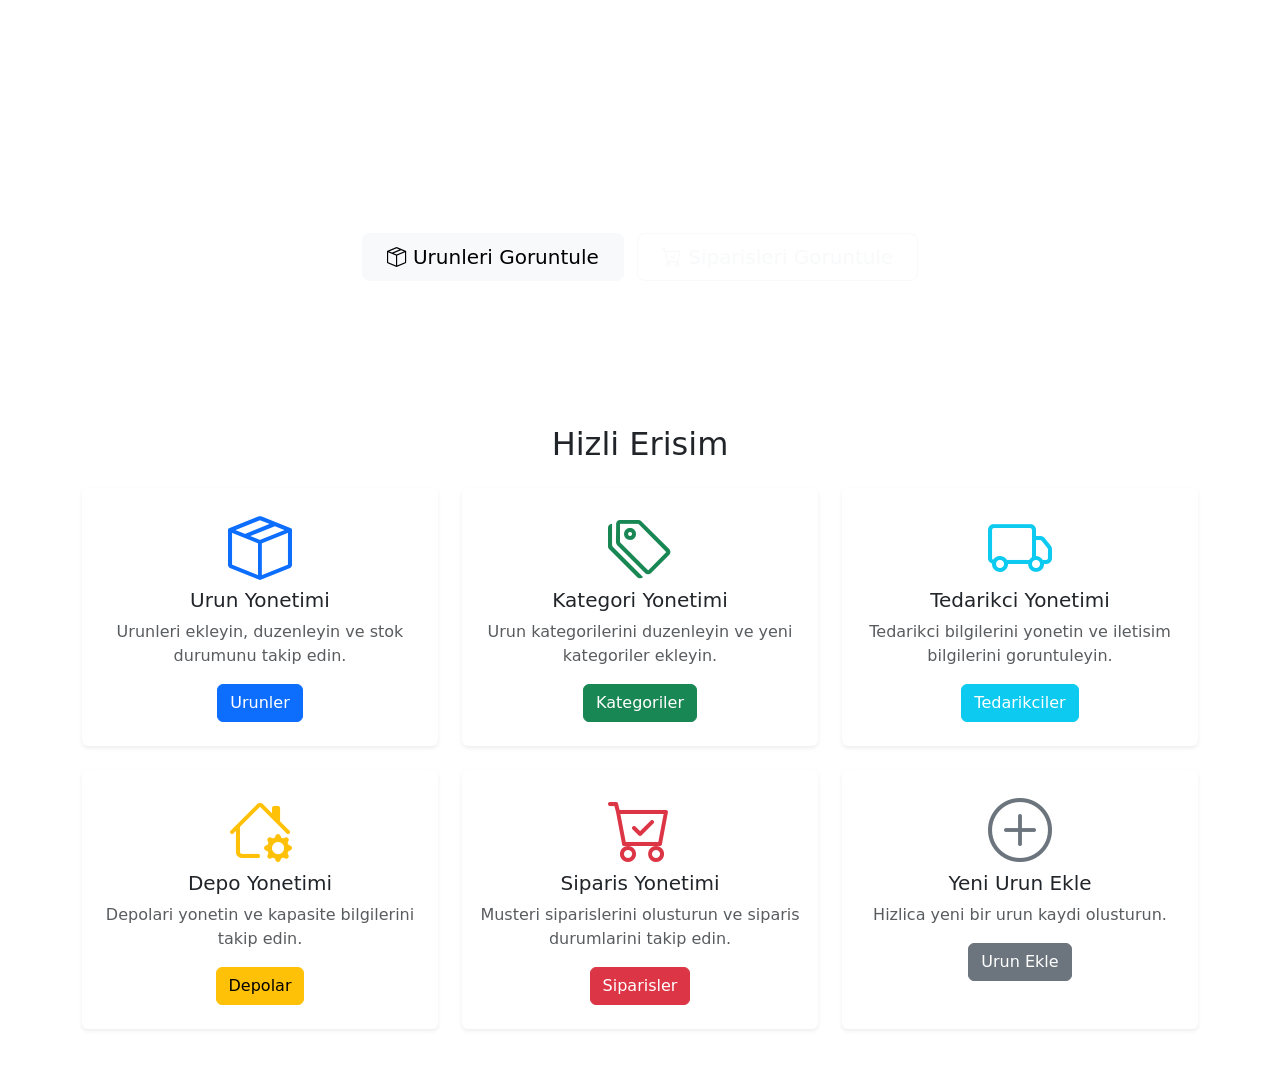
<file: src/main/resources/templates/index.html>
<!DOCTYPE html>
<html xmlns:th="http://www.thymeleaf.org">
<head>
    <meta charset="UTF-8"/>
    <meta name="viewport" content="width=device-width, initial-scale=1.0"/>
    <meta name="description" content="Yapi Market Stok ve Siparis Takip Sistemi - Internet Programlama Final Projesi"/>
    <title>Yapi Market - Ana Sayfa</title>
    <link href="https://cdn.jsdelivr.net/npm/bootstrap@5.3.2/dist/css/bootstrap.min.css" rel="stylesheet"/>
    <link href="https://cdn.jsdelivr.net/npm/bootstrap-icons@1.11.3/font/bootstrap-icons.min.css" rel="stylesheet"/>
    <link th:href="@{/css/style.css}" rel="stylesheet"/>
</head>
<body class="d-flex flex-column min-vh-100">

<nav th:replace="~{fragments/layout :: navbar}"></nav>

<main class="flex-grow-1">
    <!-- Hero Section -->
    <div class="hero-section text-center text-white py-5">
        <div class="container py-5">
            <h1 class="display-4 fw-bold mb-3">
                <i class="bi bi-building"></i> Yapi Market Stok Sistemi
            </h1>
            <p class="lead mb-4">
                Yapi market urunlerinizi, stok durumunuzu, tedarikcilerinizi ve
                siparislerinizi kolayca yonetin.
            </p>
            <a th:href="@{/products}" class="btn btn-light btn-lg px-4 me-2">
                <i class="bi bi-box-seam"></i> Urunleri Goruntule
            </a>
            <a th:href="@{/orders}" class="btn btn-outline-light btn-lg px-4">
                <i class="bi bi-cart-check"></i> Siparisleri Goruntule
            </a>
        </div>
    </div>

    <!-- Dashboard Cards -->
    <div class="container py-5">
        <h2 class="text-center mb-4">Hizli Erisim</h2>
        <div class="row g-4">
            <div class="col-md-4 col-sm-6">
                <div class="card dashboard-card h-100 text-center border-0 shadow-sm">
                    <div class="card-body py-4">
                        <i class="bi bi-box-seam display-3 text-primary mb-3"></i>
                        <h5 class="card-title">Urun Yonetimi</h5>
                        <p class="card-text text-muted">Urunleri ekleyin, duzenleyin ve stok durumunu takip edin.</p>
                        <a th:href="@{/products}" class="btn btn-primary">Urunler</a>
                    </div>
                </div>
            </div>
            <div class="col-md-4 col-sm-6">
                <div class="card dashboard-card h-100 text-center border-0 shadow-sm">
                    <div class="card-body py-4">
                        <i class="bi bi-tags display-3 text-success mb-3"></i>
                        <h5 class="card-title">Kategori Yonetimi</h5>
                        <p class="card-text text-muted">Urun kategorilerini duzenleyin ve yeni kategoriler ekleyin.</p>
                        <a th:href="@{/categories}" class="btn btn-success">Kategoriler</a>
                    </div>
                </div>
            </div>
            <div class="col-md-4 col-sm-6">
                <div class="card dashboard-card h-100 text-center border-0 shadow-sm">
                    <div class="card-body py-4">
                        <i class="bi bi-truck display-3 text-info mb-3"></i>
                        <h5 class="card-title">Tedarikci Yonetimi</h5>
                        <p class="card-text text-muted">Tedarikci bilgilerini yonetin ve iletisim bilgilerini goruntuleyin.</p>
                        <a th:href="@{/suppliers}" class="btn btn-info text-white">Tedarikciler</a>
                    </div>
                </div>
            </div>
            <div class="col-md-4 col-sm-6">
                <div class="card dashboard-card h-100 text-center border-0 shadow-sm">
                    <div class="card-body py-4">
                        <i class="bi bi-house-gear display-3 text-warning mb-3"></i>
                        <h5 class="card-title">Depo Yonetimi</h5>
                        <p class="card-text text-muted">Depolari yonetin ve kapasite bilgilerini takip edin.</p>
                        <a th:href="@{/warehouses}" class="btn btn-warning">Depolar</a>
                    </div>
                </div>
            </div>
            <div class="col-md-4 col-sm-6">
                <div class="card dashboard-card h-100 text-center border-0 shadow-sm">
                    <div class="card-body py-4">
                        <i class="bi bi-cart-check display-3 text-danger mb-3"></i>
                        <h5 class="card-title">Siparis Yonetimi</h5>
                        <p class="card-text text-muted">Musteri siparislerini olusturun ve siparis durumlarini takip edin.</p>
                        <a th:href="@{/orders}" class="btn btn-danger">Siparisler</a>
                    </div>
                </div>
            </div>
            <div class="col-md-4 col-sm-6">
                <div class="card dashboard-card h-100 text-center border-0 shadow-sm">
                    <div class="card-body py-4">
                        <i class="bi bi-plus-circle display-3 text-secondary mb-3"></i>
                        <h5 class="card-title">Yeni Urun Ekle</h5>
                        <p class="card-text text-muted">Hizlica yeni bir urun kaydi olusturun.</p>
                        <a th:href="@{/products/new}" class="btn btn-secondary">Urun Ekle</a>
                    </div>
                </div>
            </div>
        </div>
    </div>
</main>

<footer th:replace="~{fragments/layout :: footer}"></footer>

<script src="https://cdn.jsdelivr.net/npm/bootstrap@5.3.2/dist/js/bootstrap.bundle.min.js"></script>
</body>
</html>
</file>
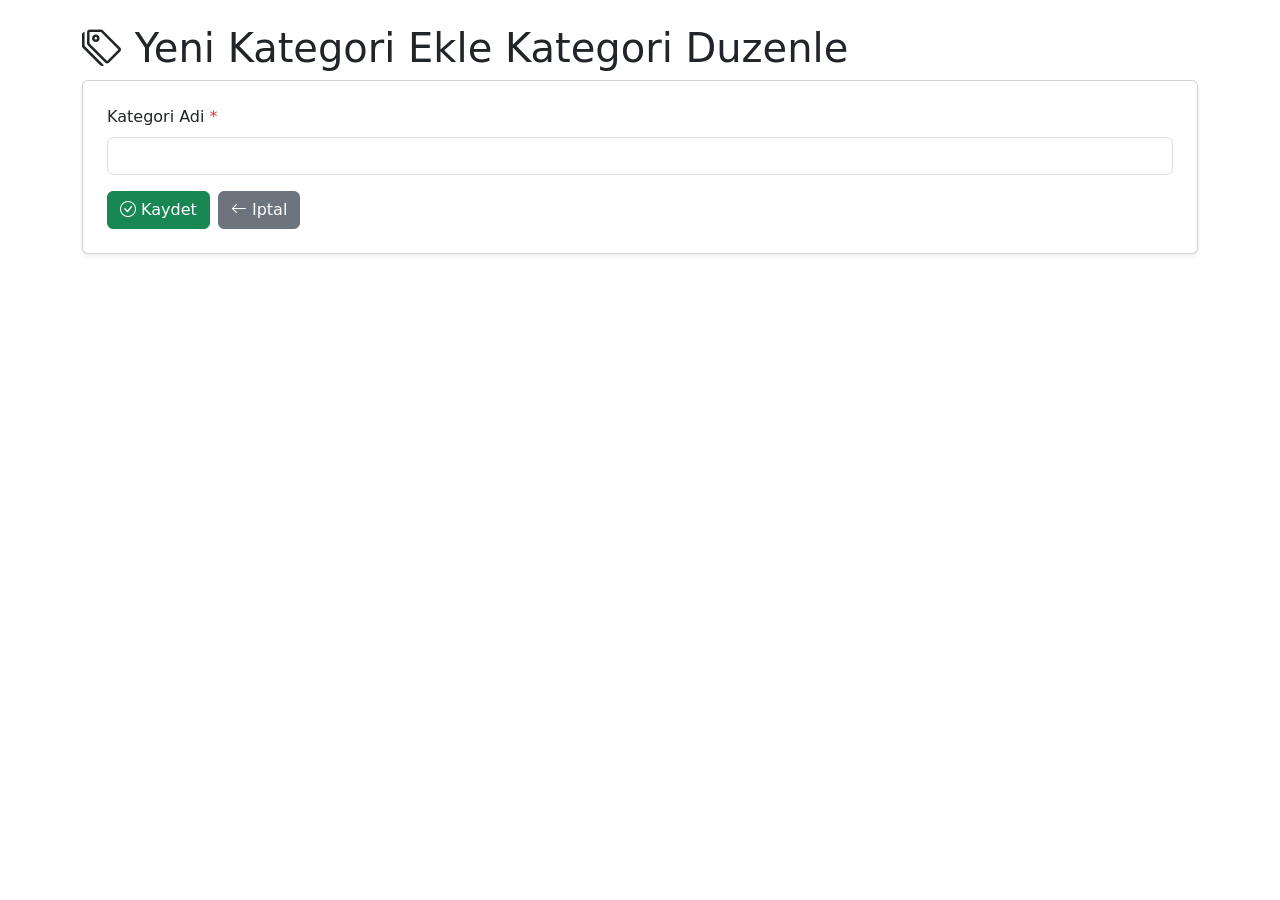
<file: src/main/resources/templates/category/category-form.html>
<!DOCTYPE html>
<html xmlns:th="http://www.thymeleaf.org">
<head>
    <meta charset="UTF-8"/>
    <meta name="viewport" content="width=device-width, initial-scale=1.0"/>
    <title>Kategori Formu - Yapi Market</title>
    <link href="https://cdn.jsdelivr.net/npm/bootstrap@5.3.2/dist/css/bootstrap.min.css" rel="stylesheet"/>
    <link href="https://cdn.jsdelivr.net/npm/bootstrap-icons@1.11.3/font/bootstrap-icons.min.css" rel="stylesheet"/>
    <link th:href="@{/css/style.css}" rel="stylesheet"/>
</head>
<body class="d-flex flex-column min-vh-100">

<nav th:replace="~{fragments/layout :: navbar}"></nav>

<main class="flex-grow-1">
    <div class="container py-4">
        <div class="page-header">
            <h1>
                <i class="bi bi-tags"></i>
                <span th:if="${category.id == null}">Yeni Kategori Ekle</span>
                <span th:unless="${category.id == null}">Kategori Duzenle</span>
            </h1>
        </div>

        <div class="form-container">
            <div class="card shadow-sm">
                <div class="card-body p-4">
                    <form th:action="@{/categories/save}" th:object="${category}" method="post">
                        <input type="hidden" th:field="*{id}"/>

                        <div class="mb-3">
                            <label for="name" class="form-label">Kategori Adi <span class="text-danger">*</span></label>
                            <input type="text" class="form-control" id="name" th:field="*{name}"
                                   th:classappend="${#fields.hasErrors('name')} ? 'is-invalid' : ''"/>
                            <div class="invalid-feedback" th:if="${#fields.hasErrors('name')}" th:errors="*{name}"></div>
                        </div>

                        <div class="d-flex gap-2">
                            <button type="submit" class="btn btn-success">
                                <i class="bi bi-check-circle"></i> Kaydet
                            </button>
                            <a th:href="@{/categories}" class="btn btn-secondary">
                                <i class="bi bi-arrow-left"></i> Iptal
                            </a>
                        </div>
                    </form>
                </div>
            </div>
        </div>
    </div>
</main>

<footer th:replace="~{fragments/layout :: footer}"></footer>

<script src="https://cdn.jsdelivr.net/npm/bootstrap@5.3.2/dist/js/bootstrap.bundle.min.js"></script>
</body>
</html>
</file>
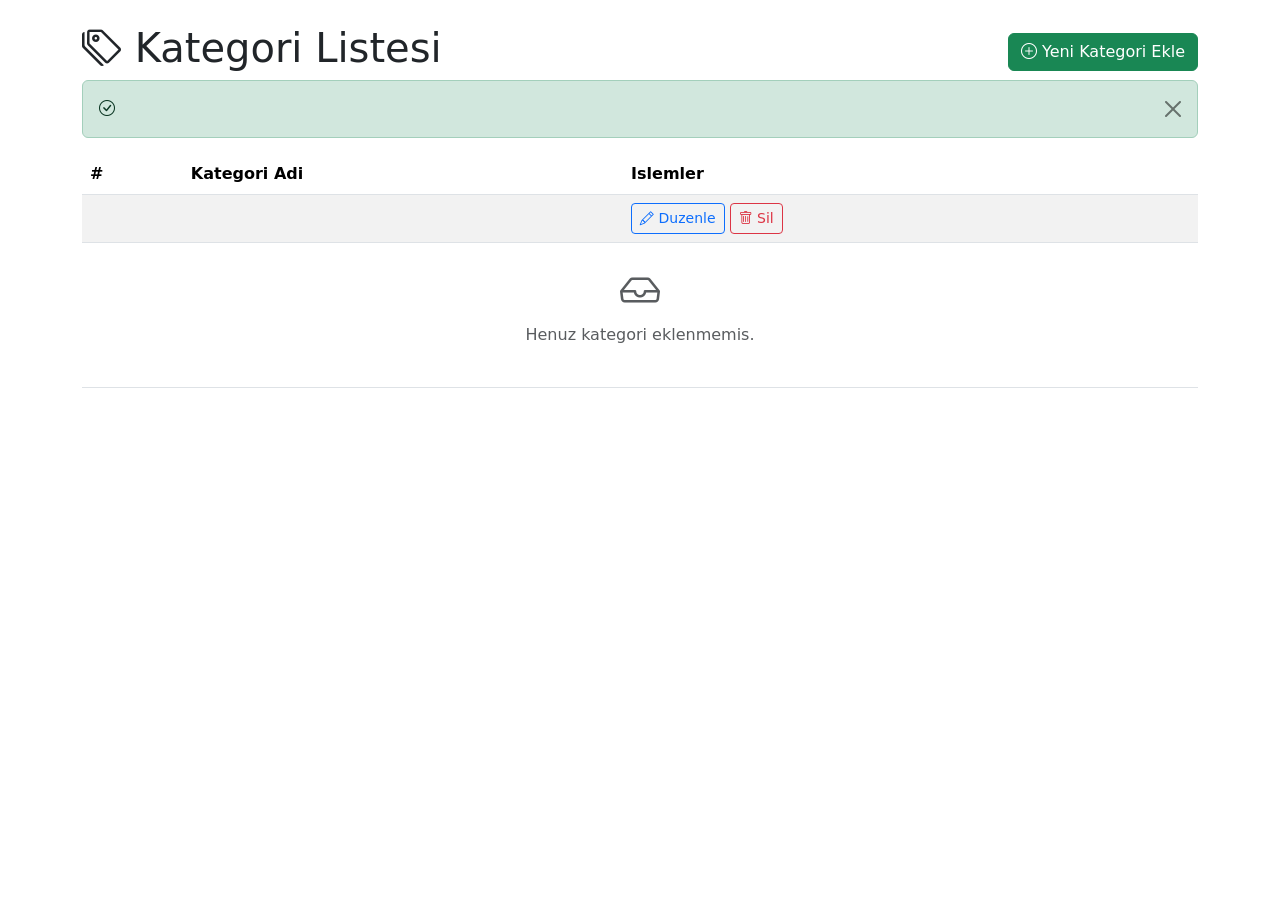
<file: src/main/resources/templates/category/category-list.html>
<!DOCTYPE html>
<html xmlns:th="http://www.thymeleaf.org">
<head>
    <meta charset="UTF-8"/>
    <meta name="viewport" content="width=device-width, initial-scale=1.0"/>
    <title>Kategori Listesi - Yapi Market</title>
    <link href="https://cdn.jsdelivr.net/npm/bootstrap@5.3.2/dist/css/bootstrap.min.css" rel="stylesheet"/>
    <link href="https://cdn.jsdelivr.net/npm/bootstrap-icons@1.11.3/font/bootstrap-icons.min.css" rel="stylesheet"/>
    <link th:href="@{/css/style.css}" rel="stylesheet"/>
</head>
<body class="d-flex flex-column min-vh-100">

<nav th:replace="~{fragments/layout :: navbar}"></nav>

<main class="flex-grow-1">
    <div class="container py-4">
        <div class="d-flex justify-content-between align-items-center page-header">
            <h1><i class="bi bi-tags"></i> Kategori Listesi</h1>
            <a th:href="@{/categories/new}" class="btn btn-success">
                <i class="bi bi-plus-circle"></i> Yeni Kategori Ekle
            </a>
        </div>

        <div th:if="${message}" class="alert alert-success alert-dismissible fade show flash-message" role="alert">
            <i class="bi bi-check-circle"></i> <span th:text="${message}"></span>
            <button type="button" class="btn-close" data-bs-dismiss="alert"></button>
        </div>

        <div class="table-responsive">
            <table class="table table-striped table-hover align-middle">
                <thead>
                <tr>
                    <th>#</th>
                    <th>Kategori Adi</th>
                    <th>Islemler</th>
                </tr>
                </thead>
                <tbody>
                <tr th:each="category : ${categories}">
                    <td th:text="${category.id}"></td>
                    <td th:text="${category.name}"></td>
                    <td>
                        <a th:href="@{/categories/edit/{id}(id=${category.id})}" class="btn btn-sm btn-outline-primary btn-action">
                            <i class="bi bi-pencil"></i> Duzenle
                        </a>
                        <a th:href="@{/categories/delete/{id}(id=${category.id})}" class="btn btn-sm btn-outline-danger btn-action"
                           onclick="return confirm('Bu kategoriyi silmek istediginizden emin misiniz?');">
                            <i class="bi bi-trash"></i> Sil
                        </a>
                    </td>
                </tr>
                <tr th:if="${#lists.isEmpty(categories)}">
                    <td colspan="3" class="text-center text-muted py-4">
                        <i class="bi bi-inbox display-6"></i>
                        <p class="mt-2">Henuz kategori eklenmemis.</p>
                    </td>
                </tr>
                </tbody>
            </table>
        </div>
    </div>
</main>

<footer th:replace="~{fragments/layout :: footer}"></footer>

<script src="https://cdn.jsdelivr.net/npm/bootstrap@5.3.2/dist/js/bootstrap.bundle.min.js"></script>
</body>
</html>
</file>
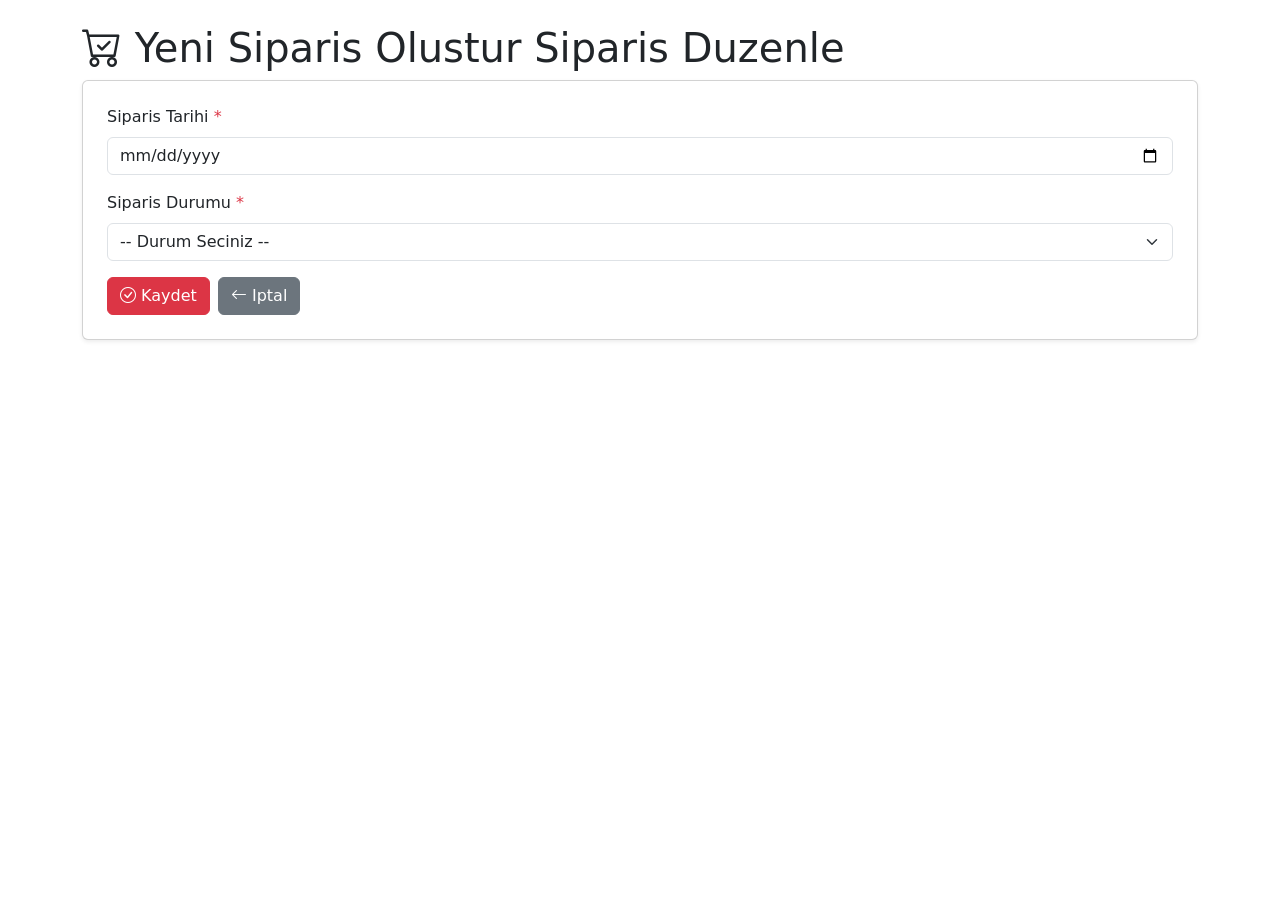
<file: src/main/resources/templates/order/order-form.html>
<!DOCTYPE html>
<html xmlns:th="http://www.thymeleaf.org">
<head>
    <meta charset="UTF-8"/>
    <meta name="viewport" content="width=device-width, initial-scale=1.0"/>
    <title>Siparis Formu - Yapi Market</title>
    <link href="https://cdn.jsdelivr.net/npm/bootstrap@5.3.2/dist/css/bootstrap.min.css" rel="stylesheet"/>
    <link href="https://cdn.jsdelivr.net/npm/bootstrap-icons@1.11.3/font/bootstrap-icons.min.css" rel="stylesheet"/>
    <link th:href="@{/css/style.css}" rel="stylesheet"/>
</head>
<body class="d-flex flex-column min-vh-100">

<nav th:replace="~{fragments/layout :: navbar}"></nav>

<main class="flex-grow-1">
    <div class="container py-4">
        <div class="page-header">
            <h1>
                <i class="bi bi-cart-check"></i>
                <span th:if="${customerOrder.id == null}">Yeni Siparis Olustur</span>
                <span th:unless="${customerOrder.id == null}">Siparis Duzenle</span>
            </h1>
        </div>

        <div class="form-container">
            <div class="card shadow-sm">
                <div class="card-body p-4">
                    <form th:action="@{/orders/save}" th:object="${customerOrder}" method="post">
                        <input type="hidden" th:field="*{id}"/>
                        <input type="hidden" th:field="*{totalAmount}"/>

                        <div class="mb-3">
                            <label for="orderDate" class="form-label">Siparis Tarihi <span class="text-danger">*</span></label>
                            <input type="date" class="form-control" id="orderDate" th:field="*{orderDate}"/>
                        </div>

                        <div class="mb-3">
                            <label for="status" class="form-label">Siparis Durumu <span class="text-danger">*</span></label>
                            <select class="form-select" id="status" th:field="*{status}"
                                    th:classappend="${#fields.hasErrors('status')} ? 'is-invalid' : ''">
                                <option value="">-- Durum Seciniz --</option>
                                <option value="Beklemede">Beklemede</option>
                                <option value="Hazirlaniyor">Hazirlaniyor</option>
                                <option value="Tamamlandi">Tamamlandi</option>
                                <option value="Iptal">Iptal</option>
                            </select>
                            <div class="invalid-feedback" th:if="${#fields.hasErrors('status')}" th:errors="*{status}"></div>
                        </div>

                        <div class="d-flex gap-2">
                            <button type="submit" class="btn btn-danger">
                                <i class="bi bi-check-circle"></i> Kaydet
                            </button>
                            <a th:href="@{/orders}" class="btn btn-secondary">
                                <i class="bi bi-arrow-left"></i> Iptal
                            </a>
                        </div>
                    </form>
                </div>
            </div>
        </div>
    </div>
</main>

<footer th:replace="~{fragments/layout :: footer}"></footer>

<script src="https://cdn.jsdelivr.net/npm/bootstrap@5.3.2/dist/js/bootstrap.bundle.min.js"></script>
</body>
</html>
</file>
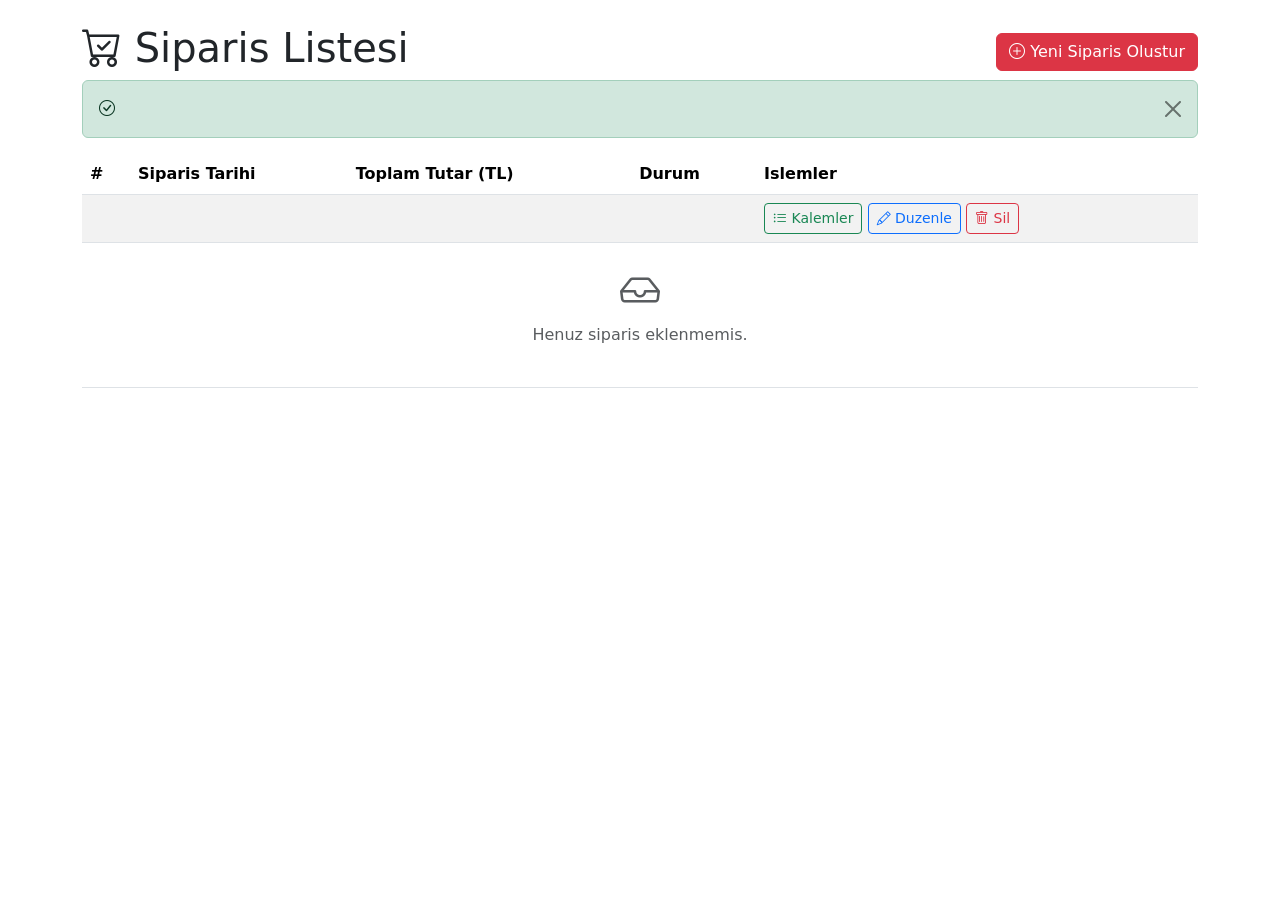
<file: src/main/resources/templates/order/order-list.html>
<!DOCTYPE html>
<html xmlns:th="http://www.thymeleaf.org">
<head>
    <meta charset="UTF-8"/>
    <meta name="viewport" content="width=device-width, initial-scale=1.0"/>
    <title>Siparis Listesi - Yapi Market</title>
    <link href="https://cdn.jsdelivr.net/npm/bootstrap@5.3.2/dist/css/bootstrap.min.css" rel="stylesheet"/>
    <link href="https://cdn.jsdelivr.net/npm/bootstrap-icons@1.11.3/font/bootstrap-icons.min.css" rel="stylesheet"/>
    <link th:href="@{/css/style.css}" rel="stylesheet"/>
</head>
<body class="d-flex flex-column min-vh-100">

<nav th:replace="~{fragments/layout :: navbar}"></nav>

<main class="flex-grow-1">
    <div class="container py-4">
        <div class="d-flex justify-content-between align-items-center page-header">
            <h1><i class="bi bi-cart-check"></i> Siparis Listesi</h1>
            <a th:href="@{/orders/new}" class="btn btn-danger">
                <i class="bi bi-plus-circle"></i> Yeni Siparis Olustur
            </a>
        </div>

        <div th:if="${message}" class="alert alert-success alert-dismissible fade show flash-message" role="alert">
            <i class="bi bi-check-circle"></i> <span th:text="${message}"></span>
            <button type="button" class="btn-close" data-bs-dismiss="alert"></button>
        </div>

        <div class="table-responsive">
            <table class="table table-striped table-hover align-middle">
                <thead>
                <tr>
                    <th>#</th>
                    <th>Siparis Tarihi</th>
                    <th>Toplam Tutar (TL)</th>
                    <th>Durum</th>
                    <th>Islemler</th>
                </tr>
                </thead>
                <tbody>
                <tr th:each="order : ${orders}">
                    <td th:text="${order.id}"></td>
                    <td th:text="${order.orderDate}"></td>
                    <td th:text="${#numbers.formatDecimal(order.totalAmount, 1, 2)}"></td>
                    <td>
                        <span class="badge badge-status-beklemede" th:if="${order.status == 'Beklemede'}" th:text="${order.status}"></span>
                        <span class="badge badge-status-hazirlaniyor" th:if="${order.status == 'Hazirlaniyor'}" th:text="${order.status}"></span>
                        <span class="badge badge-status-tamamlandi" th:if="${order.status == 'Tamamlandi'}" th:text="${order.status}"></span>
                        <span class="badge badge-status-iptal" th:if="${order.status == 'Iptal'}" th:text="${order.status}"></span>
                        <span class="badge bg-secondary"
                              th:unless="${order.status == 'Beklemede' or order.status == 'Hazirlaniyor' or order.status == 'Tamamlandi' or order.status == 'Iptal'}"
                              th:text="${order.status}"></span>
                    </td>
                    <td>
                        <a th:href="@{/order-items/order/{id}(id=${order.id})}" class="btn btn-sm btn-outline-success btn-action">
                            <i class="bi bi-list-ul"></i> Kalemler
                        </a>
                        <a th:href="@{/orders/edit/{id}(id=${order.id})}" class="btn btn-sm btn-outline-primary btn-action">
                            <i class="bi bi-pencil"></i> Duzenle
                        </a>
                        <a th:href="@{/orders/delete/{id}(id=${order.id})}" class="btn btn-sm btn-outline-danger btn-action"
                           onclick="return confirm('Bu siparisi silmek istediginizden emin misiniz?');">
                            <i class="bi bi-trash"></i> Sil
                        </a>
                    </td>
                </tr>
                <tr th:if="${#lists.isEmpty(orders)}">
                    <td colspan="5" class="text-center text-muted py-4">
                        <i class="bi bi-inbox display-6"></i>
                        <p class="mt-2">Henuz siparis eklenmemis.</p>
                    </td>
                </tr>
                </tbody>
            </table>
        </div>
    </div>
</main>

<footer th:replace="~{fragments/layout :: footer}"></footer>

<script src="https://cdn.jsdelivr.net/npm/bootstrap@5.3.2/dist/js/bootstrap.bundle.min.js"></script>
</body>
</html>
</file>
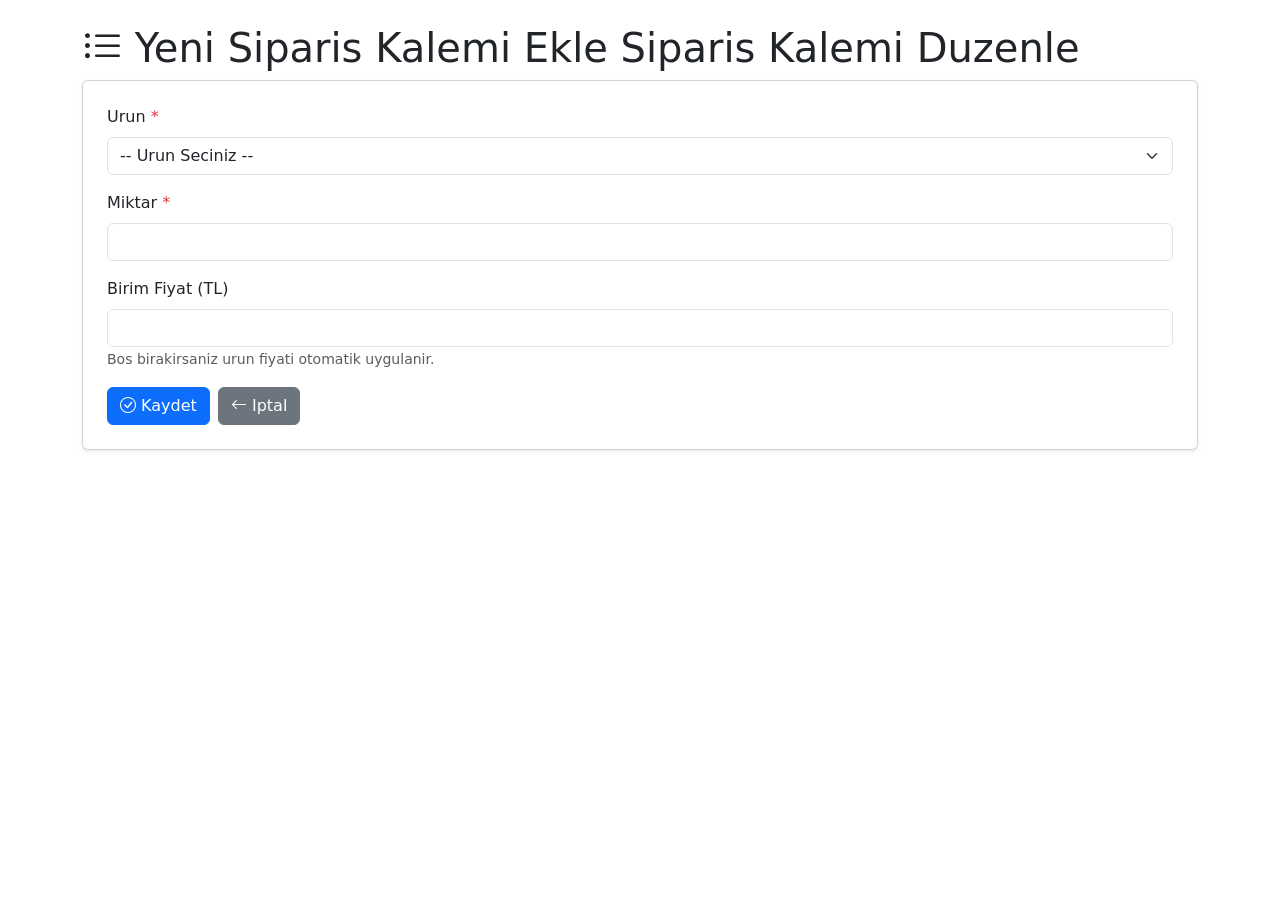
<file: src/main/resources/templates/orderitem/orderitem-form.html>
<!DOCTYPE html>
<html xmlns:th="http://www.thymeleaf.org">
<head>
    <meta charset="UTF-8"/>
    <meta name="viewport" content="width=device-width, initial-scale=1.0"/>
    <title>Siparis Kalemi Formu - Yapi Market</title>
    <link href="https://cdn.jsdelivr.net/npm/bootstrap@5.3.2/dist/css/bootstrap.min.css" rel="stylesheet"/>
    <link href="https://cdn.jsdelivr.net/npm/bootstrap-icons@1.11.3/font/bootstrap-icons.min.css" rel="stylesheet"/>
    <link th:href="@{/css/style.css}" rel="stylesheet"/>
</head>
<body class="d-flex flex-column min-vh-100">

<nav th:replace="~{fragments/layout :: navbar}"></nav>

<main class="flex-grow-1">
    <div class="container py-4">
        <div class="page-header">
            <h1>
                <i class="bi bi-list-ul"></i>
                <span th:if="${orderItem.id == null}">Yeni Siparis Kalemi Ekle</span>
                <span th:unless="${orderItem.id == null}">Siparis Kalemi Duzenle</span>
            </h1>
        </div>

        <div class="form-container">
            <div class="card shadow-sm">
                <div class="card-body p-4">
                    <form th:action="@{/order-items/save}" th:object="${orderItem}" method="post">
                        <input type="hidden" th:field="*{id}"/>
                        <input type="hidden" name="orderId" th:value="${orderId}"/>

                        <!-- Product Dropdown -->
                        <div class="mb-3">
                            <label for="product" class="form-label">Urun <span class="text-danger">*</span></label>
                            <select class="form-select" id="product" th:field="*{product}"
                                    th:classappend="${#fields.hasErrors('product')} ? 'is-invalid' : ''">
                                <option value="">-- Urun Seciniz --</option>
                                <option th:each="p : ${products}" th:value="${p.id}"
                                        th:text="${p.name + ' (' + #numbers.formatDecimal(p.price, 1, 2) + ' TL)'}"></option>
                            </select>
                            <div class="invalid-feedback" th:if="${#fields.hasErrors('product')}" th:errors="*{product}"></div>
                        </div>

                        <!-- Quantity -->
                        <div class="mb-3">
                            <label for="quantity" class="form-label">Miktar <span class="text-danger">*</span></label>
                            <input type="number" min="1" class="form-control" id="quantity" th:field="*{quantity}"
                                   th:classappend="${#fields.hasErrors('quantity')} ? 'is-invalid' : ''"/>
                            <div class="invalid-feedback" th:if="${#fields.hasErrors('quantity')}" th:errors="*{quantity}"></div>
                        </div>

                        <!-- Unit Price -->
                        <div class="mb-3">
                            <label for="unitPrice" class="form-label">Birim Fiyat (TL)</label>
                            <input type="number" step="0.01" min="0" class="form-control" id="unitPrice" th:field="*{unitPrice}"/>
                            <small class="form-text text-muted">Bos birakirsaniz urun fiyati otomatik uygulanir.</small>
                        </div>

                        <div class="d-flex gap-2">
                            <button type="submit" class="btn btn-primary">
                                <i class="bi bi-check-circle"></i> Kaydet
                            </button>
                            <a th:href="@{/order-items/order/{orderId}(orderId=${orderId})}" class="btn btn-secondary">
                                <i class="bi bi-arrow-left"></i> Iptal
                            </a>
                        </div>
                    </form>
                </div>
            </div>
        </div>
    </div>
</main>

<footer th:replace="~{fragments/layout :: footer}"></footer>

<script src="https://cdn.jsdelivr.net/npm/bootstrap@5.3.2/dist/js/bootstrap.bundle.min.js"></script>
</body>
</html>
</file>
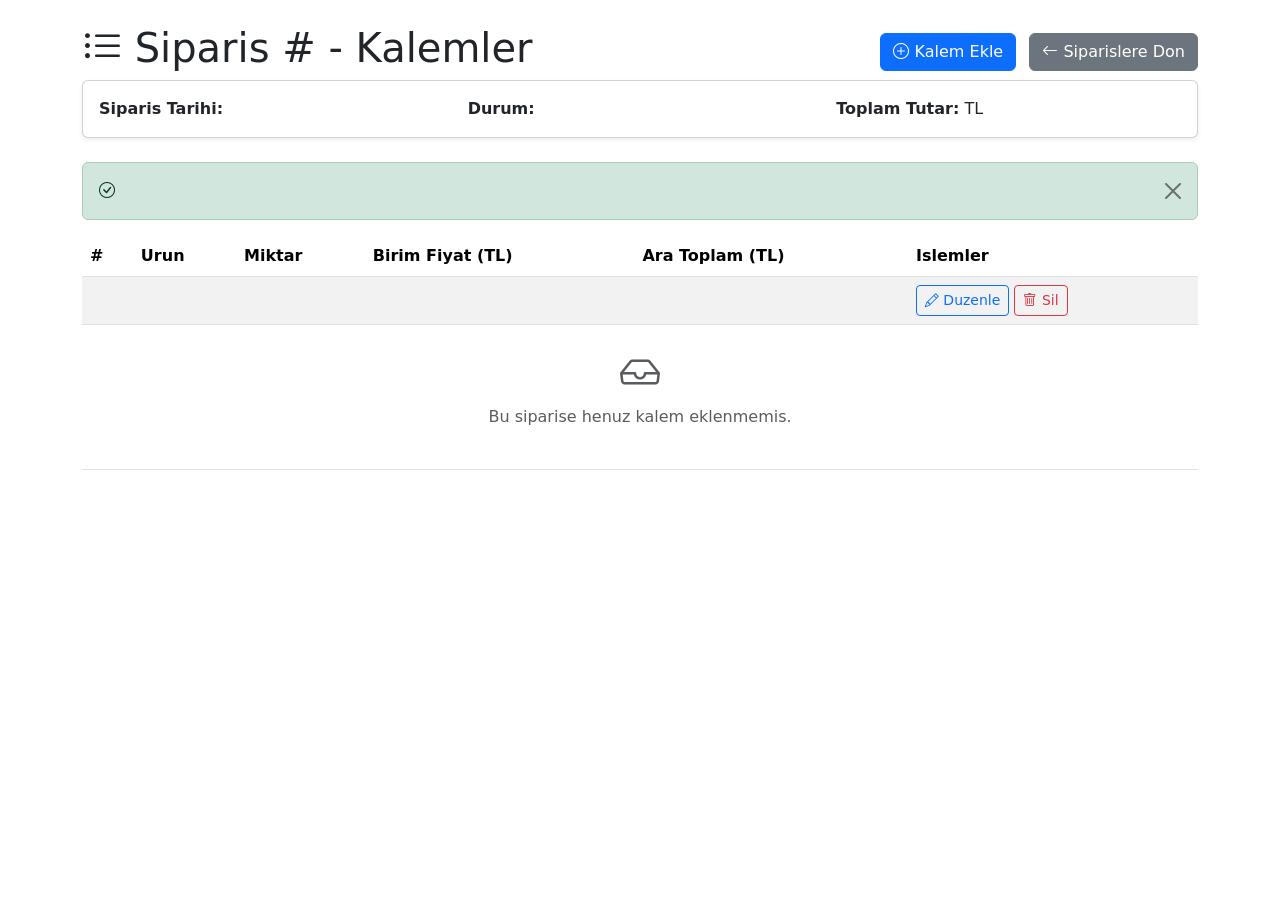
<file: src/main/resources/templates/orderitem/orderitem-list.html>
<!DOCTYPE html>
<html xmlns:th="http://www.thymeleaf.org">
<head>
    <meta charset="UTF-8"/>
    <meta name="viewport" content="width=device-width, initial-scale=1.0"/>
    <title>Siparis Kalemleri - Yapi Market</title>
    <link href="https://cdn.jsdelivr.net/npm/bootstrap@5.3.2/dist/css/bootstrap.min.css" rel="stylesheet"/>
    <link href="https://cdn.jsdelivr.net/npm/bootstrap-icons@1.11.3/font/bootstrap-icons.min.css" rel="stylesheet"/>
    <link th:href="@{/css/style.css}" rel="stylesheet"/>
</head>
<body class="d-flex flex-column min-vh-100">

<nav th:replace="~{fragments/layout :: navbar}"></nav>

<main class="flex-grow-1">
    <div class="container py-4">
        <div class="d-flex justify-content-between align-items-center page-header">
            <h1>
                <i class="bi bi-list-ul"></i> Siparis #<span th:text="${order.id}"></span> - Kalemler
            </h1>
            <div>
                <a th:href="@{/order-items/new/{orderId}(orderId=${order.id})}" class="btn btn-primary">
                    <i class="bi bi-plus-circle"></i> Kalem Ekle
                </a>
                <a th:href="@{/orders}" class="btn btn-secondary ms-2">
                    <i class="bi bi-arrow-left"></i> Siparislere Don
                </a>
            </div>
        </div>

        <!-- Order Summary -->
        <div class="card mb-4 shadow-sm">
            <div class="card-body">
                <div class="row">
                    <div class="col-md-4">
                        <strong>Siparis Tarihi:</strong> <span th:text="${order.orderDate}"></span>
                    </div>
                    <div class="col-md-4">
                        <strong>Durum:</strong> <span th:text="${order.status}"></span>
                    </div>
                    <div class="col-md-4">
                        <strong>Toplam Tutar:</strong> <span th:text="${#numbers.formatDecimal(order.totalAmount, 1, 2)}"></span> TL
                    </div>
                </div>
            </div>
        </div>

        <div th:if="${message}" class="alert alert-success alert-dismissible fade show flash-message" role="alert">
            <i class="bi bi-check-circle"></i> <span th:text="${message}"></span>
            <button type="button" class="btn-close" data-bs-dismiss="alert"></button>
        </div>

        <div class="table-responsive">
            <table class="table table-striped table-hover align-middle">
                <thead>
                <tr>
                    <th>#</th>
                    <th>Urun</th>
                    <th>Miktar</th>
                    <th>Birim Fiyat (TL)</th>
                    <th>Ara Toplam (TL)</th>
                    <th>Islemler</th>
                </tr>
                </thead>
                <tbody>
                <tr th:each="item : ${orderItems}">
                    <td th:text="${item.id}"></td>
                    <td th:text="${item.product.name}"></td>
                    <td th:text="${item.quantity}"></td>
                    <td th:text="${#numbers.formatDecimal(item.unitPrice, 1, 2)}"></td>
                    <td th:text="${#numbers.formatDecimal(item.unitPrice * item.quantity, 1, 2)}"></td>
                    <td>
                        <a th:href="@{/order-items/edit/{id}(id=${item.id})}" class="btn btn-sm btn-outline-primary btn-action">
                            <i class="bi bi-pencil"></i> Duzenle
                        </a>
                        <a th:href="@{/order-items/delete/{id}(id=${item.id})}" class="btn btn-sm btn-outline-danger btn-action"
                           onclick="return confirm('Bu kalemi silmek istediginizden emin misiniz?');">
                            <i class="bi bi-trash"></i> Sil
                        </a>
                    </td>
                </tr>
                <tr th:if="${#lists.isEmpty(orderItems)}">
                    <td colspan="6" class="text-center text-muted py-4">
                        <i class="bi bi-inbox display-6"></i>
                        <p class="mt-2">Bu siparise henuz kalem eklenmemis.</p>
                    </td>
                </tr>
                </tbody>
            </table>
        </div>
    </div>
</main>

<footer th:replace="~{fragments/layout :: footer}"></footer>

<script src="https://cdn.jsdelivr.net/npm/bootstrap@5.3.2/dist/js/bootstrap.bundle.min.js"></script>
</body>
</html>
</file>
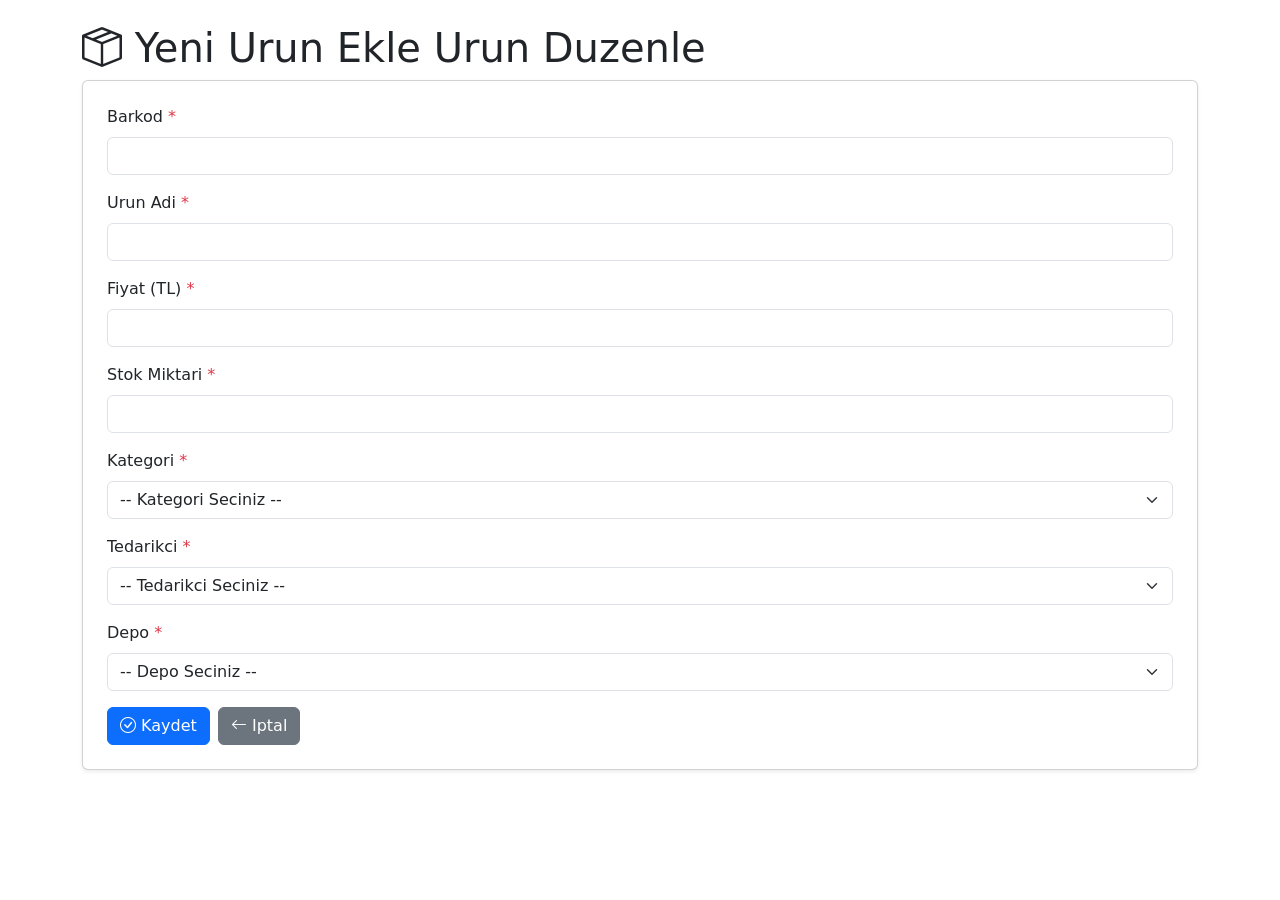
<file: src/main/resources/templates/product/product-form.html>
<!DOCTYPE html>
<html xmlns:th="http://www.thymeleaf.org">
<head>
    <meta charset="UTF-8"/>
    <meta name="viewport" content="width=device-width, initial-scale=1.0"/>
    <title>Urun Formu - Yapi Market</title>
    <link href="https://cdn.jsdelivr.net/npm/bootstrap@5.3.2/dist/css/bootstrap.min.css" rel="stylesheet"/>
    <link href="https://cdn.jsdelivr.net/npm/bootstrap-icons@1.11.3/font/bootstrap-icons.min.css" rel="stylesheet"/>
    <link th:href="@{/css/style.css}" rel="stylesheet"/>
</head>
<body class="d-flex flex-column min-vh-100">

<nav th:replace="~{fragments/layout :: navbar}"></nav>

<main class="flex-grow-1">
    <div class="container py-4">
        <div class="page-header">
            <h1>
                <i class="bi bi-box-seam"></i>
                <span th:if="${product.id == null}">Yeni Urun Ekle</span>
                <span th:unless="${product.id == null}">Urun Duzenle</span>
            </h1>
        </div>

        <div class="form-container">
            <div class="card shadow-sm">
                <div class="card-body p-4">
                    <form th:action="@{/products/save}" th:object="${product}" method="post">
                        <input type="hidden" th:field="*{id}"/>

                        <!-- Barcode -->
                        <div class="mb-3">
                            <label for="barcode" class="form-label">Barkod <span class="text-danger">*</span></label>
                            <input type="text" class="form-control" id="barcode" th:field="*{barcode}"
                                   th:classappend="${#fields.hasErrors('barcode')} ? 'is-invalid' : ''"/>
                            <div class="invalid-feedback" th:if="${#fields.hasErrors('barcode')}" th:errors="*{barcode}"></div>
                        </div>

                        <!-- Product Name -->
                        <div class="mb-3">
                            <label for="name" class="form-label">Urun Adi <span class="text-danger">*</span></label>
                            <input type="text" class="form-control" id="name" th:field="*{name}"
                                   th:classappend="${#fields.hasErrors('name')} ? 'is-invalid' : ''"/>
                            <div class="invalid-feedback" th:if="${#fields.hasErrors('name')}" th:errors="*{name}"></div>
                        </div>

                        <!-- Price -->
                        <div class="mb-3">
                            <label for="price" class="form-label">Fiyat (TL) <span class="text-danger">*</span></label>
                            <input type="number" step="0.01" min="0" class="form-control" id="price" th:field="*{price}"
                                   th:classappend="${#fields.hasErrors('price')} ? 'is-invalid' : ''"/>
                            <div class="invalid-feedback" th:if="${#fields.hasErrors('price')}" th:errors="*{price}"></div>
                        </div>

                        <!-- Stock Quantity -->
                        <div class="mb-3">
                            <label for="stockQuantity" class="form-label">Stok Miktari <span class="text-danger">*</span></label>
                            <input type="number" min="0" class="form-control" id="stockQuantity" th:field="*{stockQuantity}"
                                   th:classappend="${#fields.hasErrors('stockQuantity')} ? 'is-invalid' : ''"/>
                            <div class="invalid-feedback" th:if="${#fields.hasErrors('stockQuantity')}" th:errors="*{stockQuantity}"></div>
                        </div>

                        <!-- Category Dropdown -->
                        <div class="mb-3">
                            <label for="category" class="form-label">Kategori <span class="text-danger">*</span></label>
                            <select class="form-select" id="category" th:field="*{category}"
                                    th:classappend="${#fields.hasErrors('category')} ? 'is-invalid' : ''">
                                <option value="">-- Kategori Seciniz --</option>
                                <option th:each="cat : ${categories}" th:value="${cat.id}" th:text="${cat.name}"></option>
                            </select>
                            <div class="invalid-feedback" th:if="${#fields.hasErrors('category')}" th:errors="*{category}"></div>
                        </div>

                        <!-- Supplier Dropdown -->
                        <div class="mb-3">
                            <label for="supplier" class="form-label">Tedarikci <span class="text-danger">*</span></label>
                            <select class="form-select" id="supplier" th:field="*{supplier}"
                                    th:classappend="${#fields.hasErrors('supplier')} ? 'is-invalid' : ''">
                                <option value="">-- Tedarikci Seciniz --</option>
                                <option th:each="sup : ${suppliers}" th:value="${sup.id}" th:text="${sup.companyName}"></option>
                            </select>
                            <div class="invalid-feedback" th:if="${#fields.hasErrors('supplier')}" th:errors="*{supplier}"></div>
                        </div>

                        <!-- Warehouse Dropdown -->
                        <div class="mb-3">
                            <label for="warehouse" class="form-label">Depo <span class="text-danger">*</span></label>
                            <select class="form-select" id="warehouse" th:field="*{warehouse}"
                                    th:classappend="${#fields.hasErrors('warehouse')} ? 'is-invalid' : ''">
                                <option value="">-- Depo Seciniz --</option>
                                <option th:each="wh : ${warehouses}" th:value="${wh.id}" th:text="${wh.name}"></option>
                            </select>
                            <div class="invalid-feedback" th:if="${#fields.hasErrors('warehouse')}" th:errors="*{warehouse}"></div>
                        </div>

                        <!-- Buttons -->
                        <div class="d-flex gap-2">
                            <button type="submit" class="btn btn-primary">
                                <i class="bi bi-check-circle"></i> Kaydet
                            </button>
                            <a th:href="@{/products}" class="btn btn-secondary">
                                <i class="bi bi-arrow-left"></i> Iptal
                            </a>
                        </div>
                    </form>
                </div>
            </div>
        </div>
    </div>
</main>

<footer th:replace="~{fragments/layout :: footer}"></footer>

<script src="https://cdn.jsdelivr.net/npm/bootstrap@5.3.2/dist/js/bootstrap.bundle.min.js"></script>
</body>
</html>
</file>
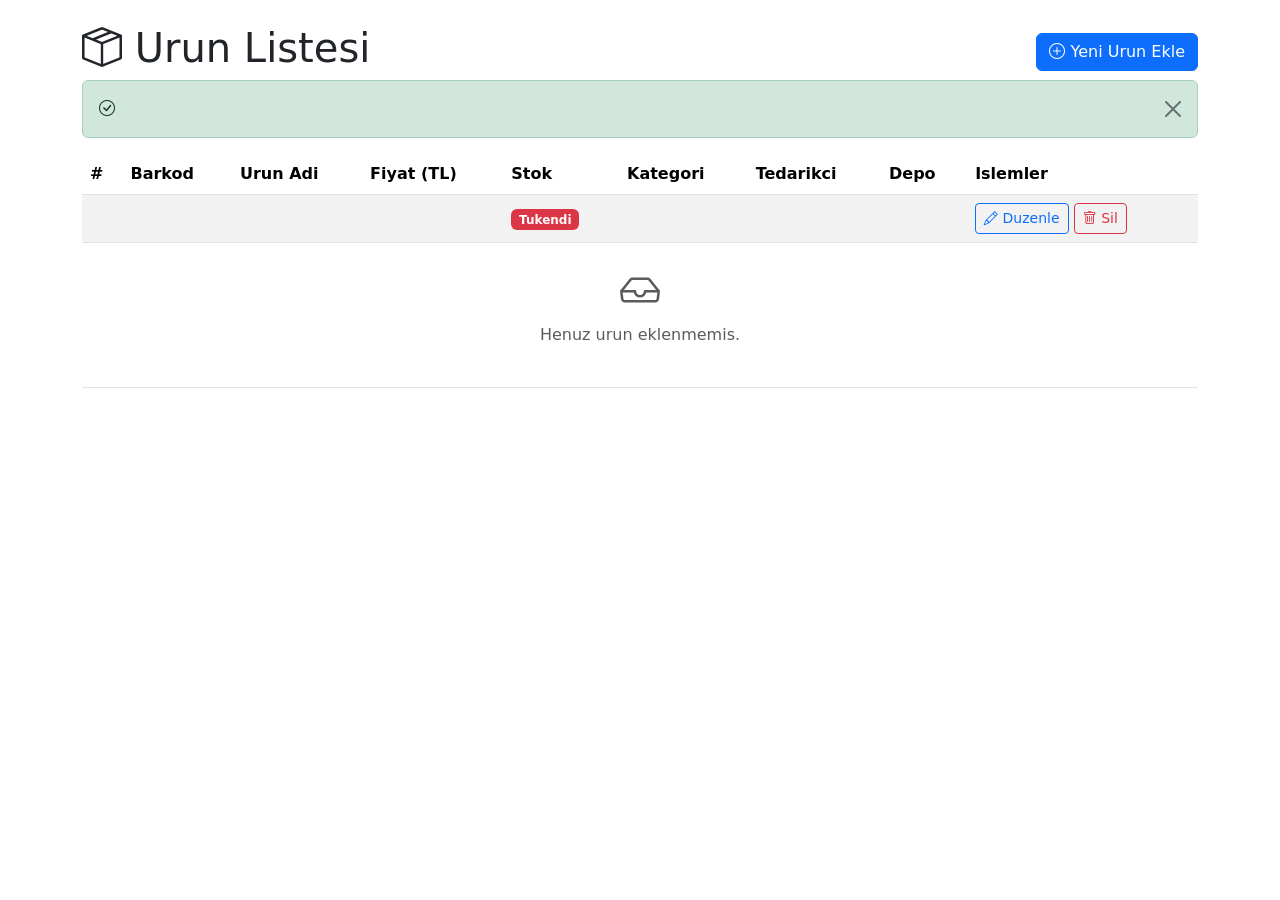
<file: src/main/resources/templates/product/product-list.html>
<!DOCTYPE html>
<html xmlns:th="http://www.thymeleaf.org">
<head>
    <meta charset="UTF-8"/>
    <meta name="viewport" content="width=device-width, initial-scale=1.0"/>
    <title>Urun Listesi - Yapi Market</title>
    <link href="https://cdn.jsdelivr.net/npm/bootstrap@5.3.2/dist/css/bootstrap.min.css" rel="stylesheet"/>
    <link href="https://cdn.jsdelivr.net/npm/bootstrap-icons@1.11.3/font/bootstrap-icons.min.css" rel="stylesheet"/>
    <link th:href="@{/css/style.css}" rel="stylesheet"/>
</head>
<body class="d-flex flex-column min-vh-100">

<nav th:replace="~{fragments/layout :: navbar}"></nav>

<main class="flex-grow-1">
    <div class="container py-4">
        <div class="d-flex justify-content-between align-items-center page-header">
            <h1><i class="bi bi-box-seam"></i> Urun Listesi</h1>
            <a th:href="@{/products/new}" class="btn btn-primary">
                <i class="bi bi-plus-circle"></i> Yeni Urun Ekle
            </a>
        </div>

        <!-- Flash Message -->
        <div th:if="${message}" class="alert alert-success alert-dismissible fade show flash-message" role="alert">
            <i class="bi bi-check-circle"></i> <span th:text="${message}"></span>
            <button type="button" class="btn-close" data-bs-dismiss="alert"></button>
        </div>

        <!-- Product Table -->
        <div class="table-responsive">
            <table class="table table-striped table-hover align-middle">
                <thead>
                <tr>
                    <th>#</th>
                    <th>Barkod</th>
                    <th>Urun Adi</th>
                    <th>Fiyat (TL)</th>
                    <th>Stok</th>
                    <th>Kategori</th>
                    <th>Tedarikci</th>
                    <th>Depo</th>
                    <th>Islemler</th>
                </tr>
                </thead>
                <tbody>
                <tr th:each="product : ${products}">
                    <td th:text="${product.id}"></td>
                    <td><code th:text="${product.barcode}"></code></td>
                    <td th:text="${product.name}"></td>
                    <td th:text="${#numbers.formatDecimal(product.price, 1, 2)}"></td>
                    <td>
                        <span class="badge bg-success" th:if="${product.stockQuantity > 10}"
                              th:text="${product.stockQuantity}"></span>
                        <span class="badge bg-warning text-dark" th:if="${product.stockQuantity > 0 and product.stockQuantity <= 10}"
                              th:text="${product.stockQuantity}"></span>
                        <span class="badge bg-danger" th:if="${product.stockQuantity == 0}">Tukendi</span>
                    </td>
                    <td th:text="${product.category.name}"></td>
                    <td th:text="${product.supplier.companyName}"></td>
                    <td th:text="${product.warehouse.name}"></td>
                    <td>
                        <a th:href="@{/products/edit/{id}(id=${product.id})}" class="btn btn-sm btn-outline-primary btn-action">
                            <i class="bi bi-pencil"></i> Duzenle
                        </a>
                        <a th:href="@{/products/delete/{id}(id=${product.id})}" class="btn btn-sm btn-outline-danger btn-action"
                           onclick="return confirm('Bu urunu silmek istediginizden emin misiniz?');">
                            <i class="bi bi-trash"></i> Sil
                        </a>
                    </td>
                </tr>
                <tr th:if="${#lists.isEmpty(products)}">
                    <td colspan="9" class="text-center text-muted py-4">
                        <i class="bi bi-inbox display-6"></i>
                        <p class="mt-2">Henuz urun eklenmemis.</p>
                    </td>
                </tr>
                </tbody>
            </table>
        </div>
    </div>
</main>

<footer th:replace="~{fragments/layout :: footer}"></footer>

<script src="https://cdn.jsdelivr.net/npm/bootstrap@5.3.2/dist/js/bootstrap.bundle.min.js"></script>
</body>
</html>
</file>
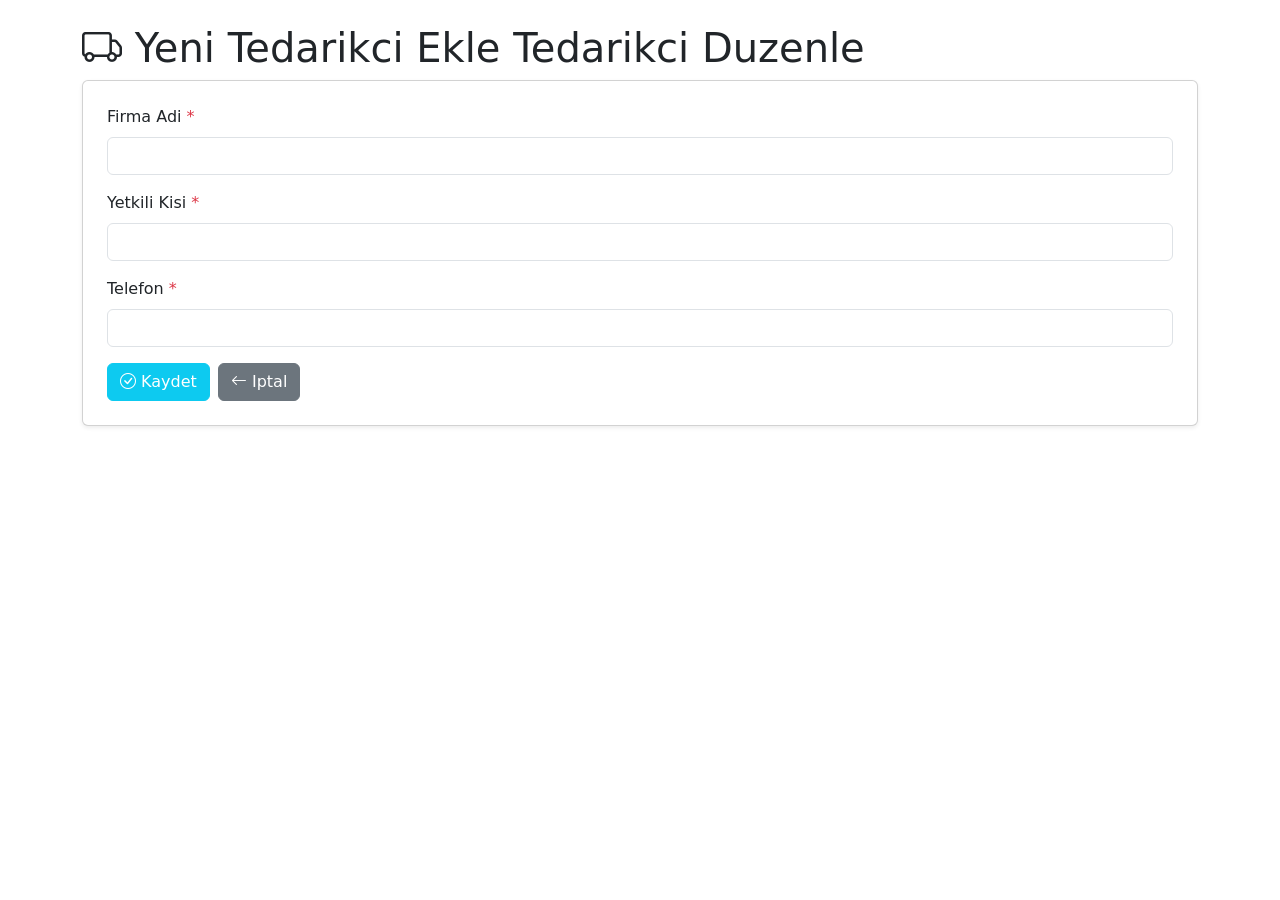
<file: src/main/resources/templates/supplier/supplier-form.html>
<!DOCTYPE html>
<html xmlns:th="http://www.thymeleaf.org">
<head>
    <meta charset="UTF-8"/>
    <meta name="viewport" content="width=device-width, initial-scale=1.0"/>
    <title>Tedarikci Formu - Yapi Market</title>
    <link href="https://cdn.jsdelivr.net/npm/bootstrap@5.3.2/dist/css/bootstrap.min.css" rel="stylesheet"/>
    <link href="https://cdn.jsdelivr.net/npm/bootstrap-icons@1.11.3/font/bootstrap-icons.min.css" rel="stylesheet"/>
    <link th:href="@{/css/style.css}" rel="stylesheet"/>
</head>
<body class="d-flex flex-column min-vh-100">

<nav th:replace="~{fragments/layout :: navbar}"></nav>

<main class="flex-grow-1">
    <div class="container py-4">
        <div class="page-header">
            <h1>
                <i class="bi bi-truck"></i>
                <span th:if="${supplier.id == null}">Yeni Tedarikci Ekle</span>
                <span th:unless="${supplier.id == null}">Tedarikci Duzenle</span>
            </h1>
        </div>

        <div class="form-container">
            <div class="card shadow-sm">
                <div class="card-body p-4">
                    <form th:action="@{/suppliers/save}" th:object="${supplier}" method="post">
                        <input type="hidden" th:field="*{id}"/>

                        <div class="mb-3">
                            <label for="companyName" class="form-label">Firma Adi <span class="text-danger">*</span></label>
                            <input type="text" class="form-control" id="companyName" th:field="*{companyName}"
                                   th:classappend="${#fields.hasErrors('companyName')} ? 'is-invalid' : ''"/>
                            <div class="invalid-feedback" th:if="${#fields.hasErrors('companyName')}" th:errors="*{companyName}"></div>
                        </div>

                        <div class="mb-3">
                            <label for="contactName" class="form-label">Yetkili Kisi <span class="text-danger">*</span></label>
                            <input type="text" class="form-control" id="contactName" th:field="*{contactName}"
                                   th:classappend="${#fields.hasErrors('contactName')} ? 'is-invalid' : ''"/>
                            <div class="invalid-feedback" th:if="${#fields.hasErrors('contactName')}" th:errors="*{contactName}"></div>
                        </div>

                        <div class="mb-3">
                            <label for="phone" class="form-label">Telefon <span class="text-danger">*</span></label>
                            <input type="text" class="form-control" id="phone" th:field="*{phone}"
                                   th:classappend="${#fields.hasErrors('phone')} ? 'is-invalid' : ''"/>
                            <div class="invalid-feedback" th:if="${#fields.hasErrors('phone')}" th:errors="*{phone}"></div>
                        </div>

                        <div class="d-flex gap-2">
                            <button type="submit" class="btn btn-info text-white">
                                <i class="bi bi-check-circle"></i> Kaydet
                            </button>
                            <a th:href="@{/suppliers}" class="btn btn-secondary">
                                <i class="bi bi-arrow-left"></i> Iptal
                            </a>
                        </div>
                    </form>
                </div>
            </div>
        </div>
    </div>
</main>

<footer th:replace="~{fragments/layout :: footer}"></footer>

<script src="https://cdn.jsdelivr.net/npm/bootstrap@5.3.2/dist/js/bootstrap.bundle.min.js"></script>
</body>
</html>
</file>
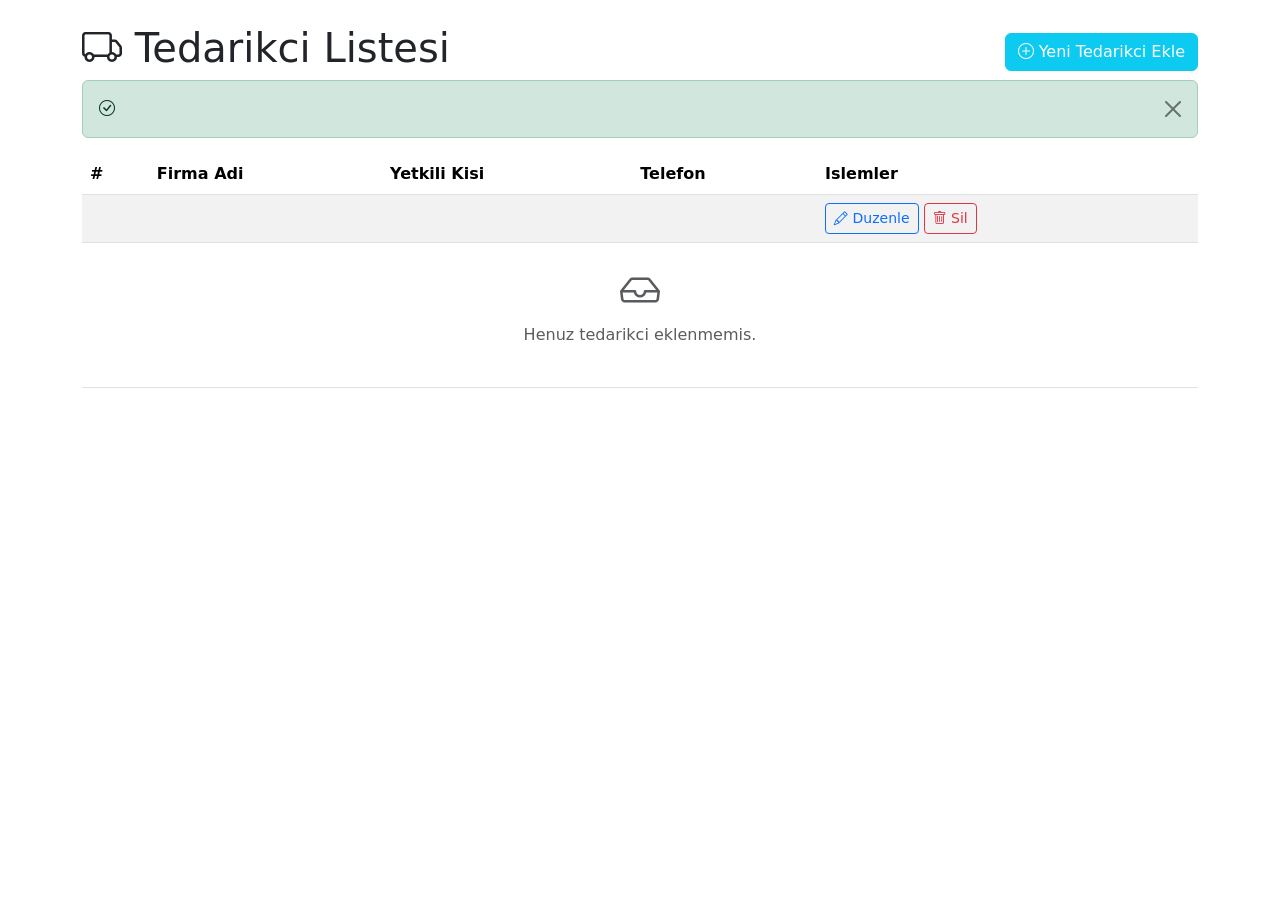
<file: src/main/resources/templates/supplier/supplier-list.html>
<!DOCTYPE html>
<html xmlns:th="http://www.thymeleaf.org">
<head>
    <meta charset="UTF-8"/>
    <meta name="viewport" content="width=device-width, initial-scale=1.0"/>
    <title>Tedarikci Listesi - Yapi Market</title>
    <link href="https://cdn.jsdelivr.net/npm/bootstrap@5.3.2/dist/css/bootstrap.min.css" rel="stylesheet"/>
    <link href="https://cdn.jsdelivr.net/npm/bootstrap-icons@1.11.3/font/bootstrap-icons.min.css" rel="stylesheet"/>
    <link th:href="@{/css/style.css}" rel="stylesheet"/>
</head>
<body class="d-flex flex-column min-vh-100">

<nav th:replace="~{fragments/layout :: navbar}"></nav>

<main class="flex-grow-1">
    <div class="container py-4">
        <div class="d-flex justify-content-between align-items-center page-header">
            <h1><i class="bi bi-truck"></i> Tedarikci Listesi</h1>
            <a th:href="@{/suppliers/new}" class="btn btn-info text-white">
                <i class="bi bi-plus-circle"></i> Yeni Tedarikci Ekle
            </a>
        </div>

        <div th:if="${message}" class="alert alert-success alert-dismissible fade show flash-message" role="alert">
            <i class="bi bi-check-circle"></i> <span th:text="${message}"></span>
            <button type="button" class="btn-close" data-bs-dismiss="alert"></button>
        </div>

        <div class="table-responsive">
            <table class="table table-striped table-hover align-middle">
                <thead>
                <tr>
                    <th>#</th>
                    <th>Firma Adi</th>
                    <th>Yetkili Kisi</th>
                    <th>Telefon</th>
                    <th>Islemler</th>
                </tr>
                </thead>
                <tbody>
                <tr th:each="supplier : ${suppliers}">
                    <td th:text="${supplier.id}"></td>
                    <td th:text="${supplier.companyName}"></td>
                    <td th:text="${supplier.contactName}"></td>
                    <td th:text="${supplier.phone}"></td>
                    <td>
                        <a th:href="@{/suppliers/edit/{id}(id=${supplier.id})}" class="btn btn-sm btn-outline-primary btn-action">
                            <i class="bi bi-pencil"></i> Duzenle
                        </a>
                        <a th:href="@{/suppliers/delete/{id}(id=${supplier.id})}" class="btn btn-sm btn-outline-danger btn-action"
                           onclick="return confirm('Bu tedarikciyi silmek istediginizden emin misiniz?');">
                            <i class="bi bi-trash"></i> Sil
                        </a>
                    </td>
                </tr>
                <tr th:if="${#lists.isEmpty(suppliers)}">
                    <td colspan="5" class="text-center text-muted py-4">
                        <i class="bi bi-inbox display-6"></i>
                        <p class="mt-2">Henuz tedarikci eklenmemis.</p>
                    </td>
                </tr>
                </tbody>
            </table>
        </div>
    </div>
</main>

<footer th:replace="~{fragments/layout :: footer}"></footer>

<script src="https://cdn.jsdelivr.net/npm/bootstrap@5.3.2/dist/js/bootstrap.bundle.min.js"></script>
</body>
</html>
</file>
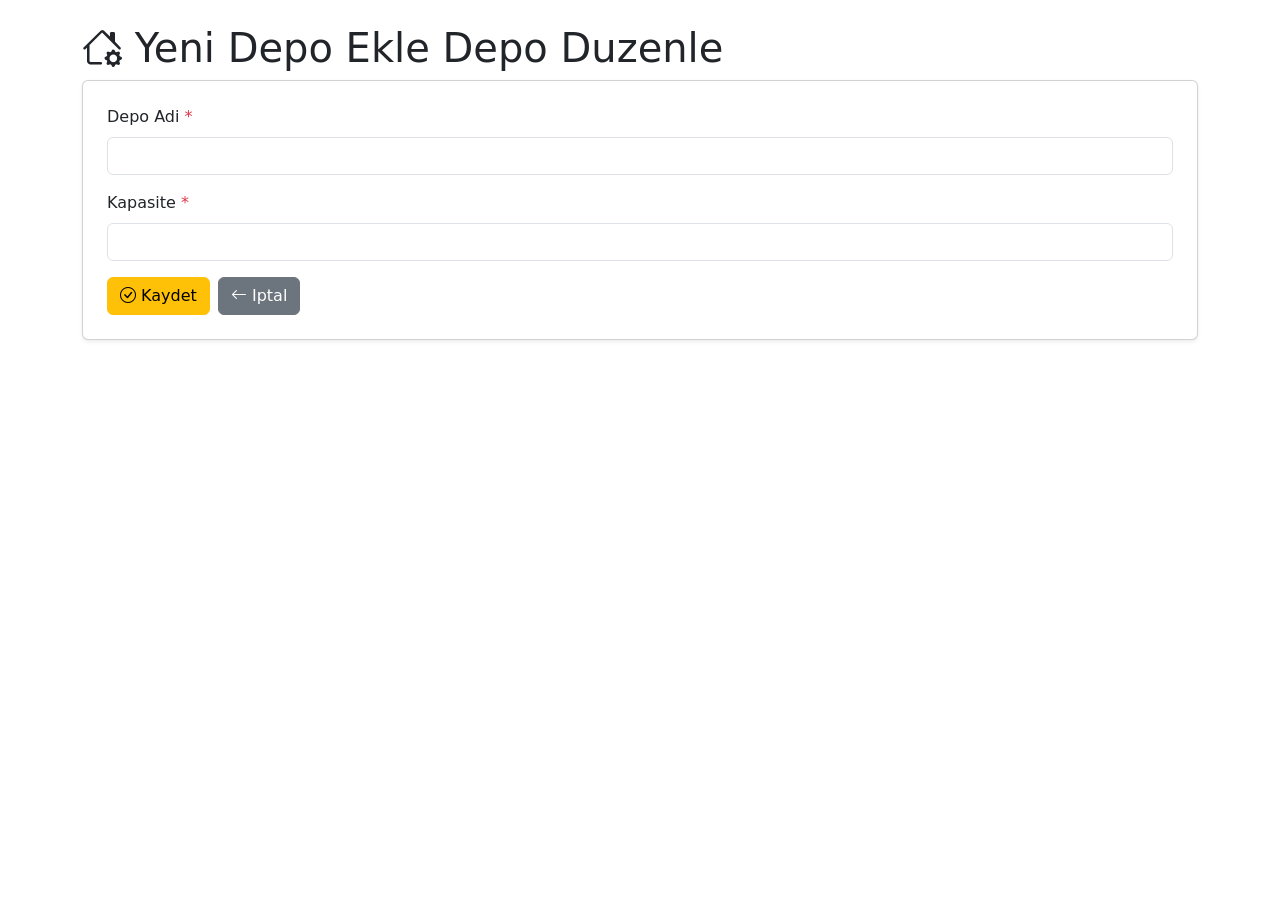
<file: src/main/resources/templates/warehouse/warehouse-form.html>
<!DOCTYPE html>
<html xmlns:th="http://www.thymeleaf.org">
<head>
    <meta charset="UTF-8"/>
    <meta name="viewport" content="width=device-width, initial-scale=1.0"/>
    <title>Depo Formu - Yapi Market</title>
    <link href="https://cdn.jsdelivr.net/npm/bootstrap@5.3.2/dist/css/bootstrap.min.css" rel="stylesheet"/>
    <link href="https://cdn.jsdelivr.net/npm/bootstrap-icons@1.11.3/font/bootstrap-icons.min.css" rel="stylesheet"/>
    <link th:href="@{/css/style.css}" rel="stylesheet"/>
</head>
<body class="d-flex flex-column min-vh-100">

<nav th:replace="~{fragments/layout :: navbar}"></nav>

<main class="flex-grow-1">
    <div class="container py-4">
        <div class="page-header">
            <h1>
                <i class="bi bi-house-gear"></i>
                <span th:if="${warehouse.id == null}">Yeni Depo Ekle</span>
                <span th:unless="${warehouse.id == null}">Depo Duzenle</span>
            </h1>
        </div>

        <div class="form-container">
            <div class="card shadow-sm">
                <div class="card-body p-4">
                    <form th:action="@{/warehouses/save}" th:object="${warehouse}" method="post">
                        <input type="hidden" th:field="*{id}"/>

                        <div class="mb-3">
                            <label for="name" class="form-label">Depo Adi <span class="text-danger">*</span></label>
                            <input type="text" class="form-control" id="name" th:field="*{name}"
                                   th:classappend="${#fields.hasErrors('name')} ? 'is-invalid' : ''"/>
                            <div class="invalid-feedback" th:if="${#fields.hasErrors('name')}" th:errors="*{name}"></div>
                        </div>

                        <div class="mb-3">
                            <label for="capacity" class="form-label">Kapasite <span class="text-danger">*</span></label>
                            <input type="number" min="1" class="form-control" id="capacity" th:field="*{capacity}"
                                   th:classappend="${#fields.hasErrors('capacity')} ? 'is-invalid' : ''"/>
                            <div class="invalid-feedback" th:if="${#fields.hasErrors('capacity')}" th:errors="*{capacity}"></div>
                        </div>

                        <div class="d-flex gap-2">
                            <button type="submit" class="btn btn-warning">
                                <i class="bi bi-check-circle"></i> Kaydet
                            </button>
                            <a th:href="@{/warehouses}" class="btn btn-secondary">
                                <i class="bi bi-arrow-left"></i> Iptal
                            </a>
                        </div>
                    </form>
                </div>
            </div>
        </div>
    </div>
</main>

<footer th:replace="~{fragments/layout :: footer}"></footer>

<script src="https://cdn.jsdelivr.net/npm/bootstrap@5.3.2/dist/js/bootstrap.bundle.min.js"></script>
</body>
</html>
</file>
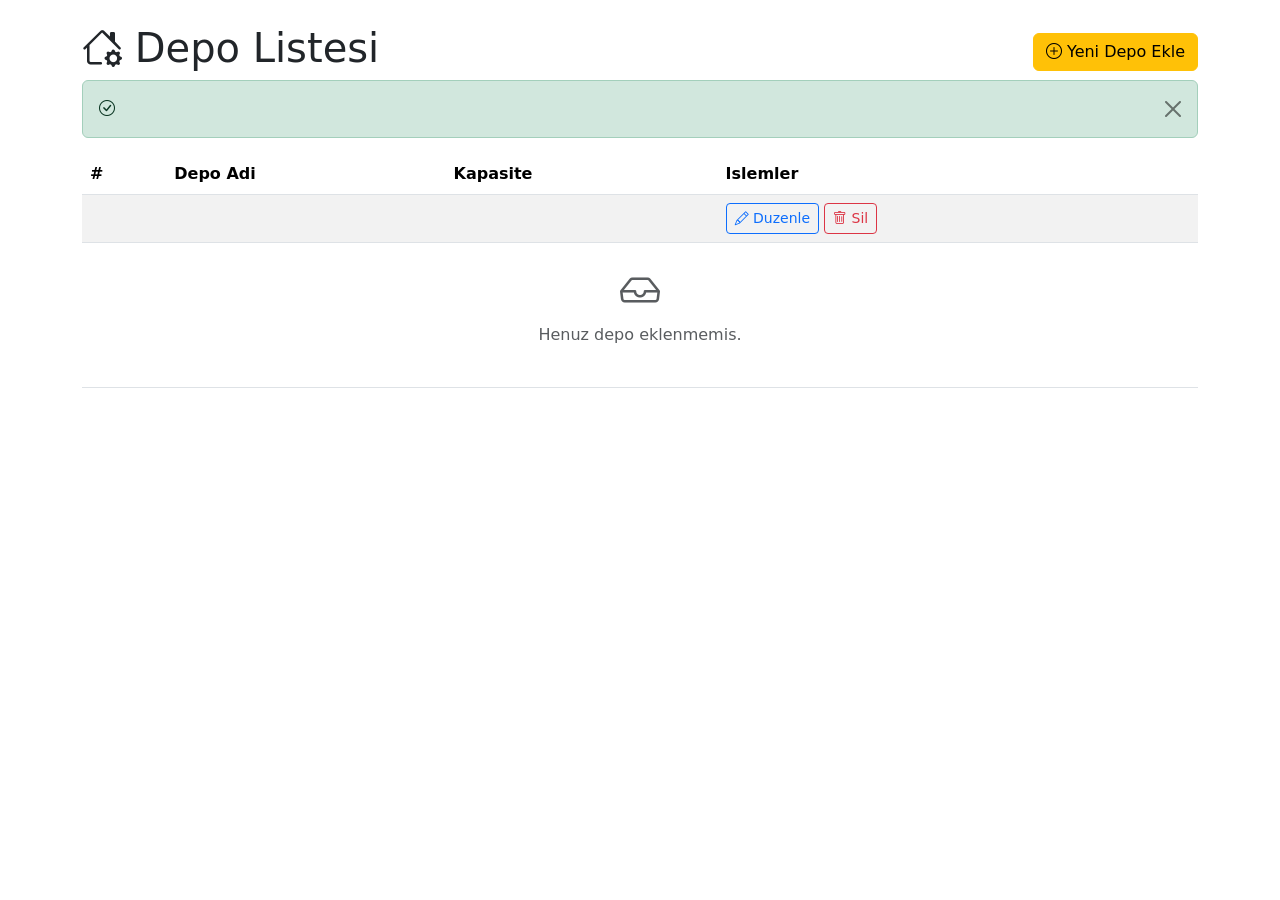
<file: src/main/resources/templates/warehouse/warehouse-list.html>
<!DOCTYPE html>
<html xmlns:th="http://www.thymeleaf.org">
<head>
    <meta charset="UTF-8"/>
    <meta name="viewport" content="width=device-width, initial-scale=1.0"/>
    <title>Depo Listesi - Yapi Market</title>
    <link href="https://cdn.jsdelivr.net/npm/bootstrap@5.3.2/dist/css/bootstrap.min.css" rel="stylesheet"/>
    <link href="https://cdn.jsdelivr.net/npm/bootstrap-icons@1.11.3/font/bootstrap-icons.min.css" rel="stylesheet"/>
    <link th:href="@{/css/style.css}" rel="stylesheet"/>
</head>
<body class="d-flex flex-column min-vh-100">

<nav th:replace="~{fragments/layout :: navbar}"></nav>

<main class="flex-grow-1">
    <div class="container py-4">
        <div class="d-flex justify-content-between align-items-center page-header">
            <h1><i class="bi bi-house-gear"></i> Depo Listesi</h1>
            <a th:href="@{/warehouses/new}" class="btn btn-warning">
                <i class="bi bi-plus-circle"></i> Yeni Depo Ekle
            </a>
        </div>

        <div th:if="${message}" class="alert alert-success alert-dismissible fade show flash-message" role="alert">
            <i class="bi bi-check-circle"></i> <span th:text="${message}"></span>
            <button type="button" class="btn-close" data-bs-dismiss="alert"></button>
        </div>

        <div class="table-responsive">
            <table class="table table-striped table-hover align-middle">
                <thead>
                <tr>
                    <th>#</th>
                    <th>Depo Adi</th>
                    <th>Kapasite</th>
                    <th>Islemler</th>
                </tr>
                </thead>
                <tbody>
                <tr th:each="warehouse : ${warehouses}">
                    <td th:text="${warehouse.id}"></td>
                    <td th:text="${warehouse.name}"></td>
                    <td th:text="${warehouse.capacity}"></td>
                    <td>
                        <a th:href="@{/warehouses/edit/{id}(id=${warehouse.id})}" class="btn btn-sm btn-outline-primary btn-action">
                            <i class="bi bi-pencil"></i> Duzenle
                        </a>
                        <a th:href="@{/warehouses/delete/{id}(id=${warehouse.id})}" class="btn btn-sm btn-outline-danger btn-action"
                           onclick="return confirm('Bu depoyu silmek istediginizden emin misiniz?');">
                            <i class="bi bi-trash"></i> Sil
                        </a>
                    </td>
                </tr>
                <tr th:if="${#lists.isEmpty(warehouses)}">
                    <td colspan="4" class="text-center text-muted py-4">
                        <i class="bi bi-inbox display-6"></i>
                        <p class="mt-2">Henuz depo eklenmemis.</p>
                    </td>
                </tr>
                </tbody>
            </table>
        </div>
    </div>
</main>

<footer th:replace="~{fragments/layout :: footer}"></footer>

<script src="https://cdn.jsdelivr.net/npm/bootstrap@5.3.2/dist/js/bootstrap.bundle.min.js"></script>
</body>
</html>
</file>
